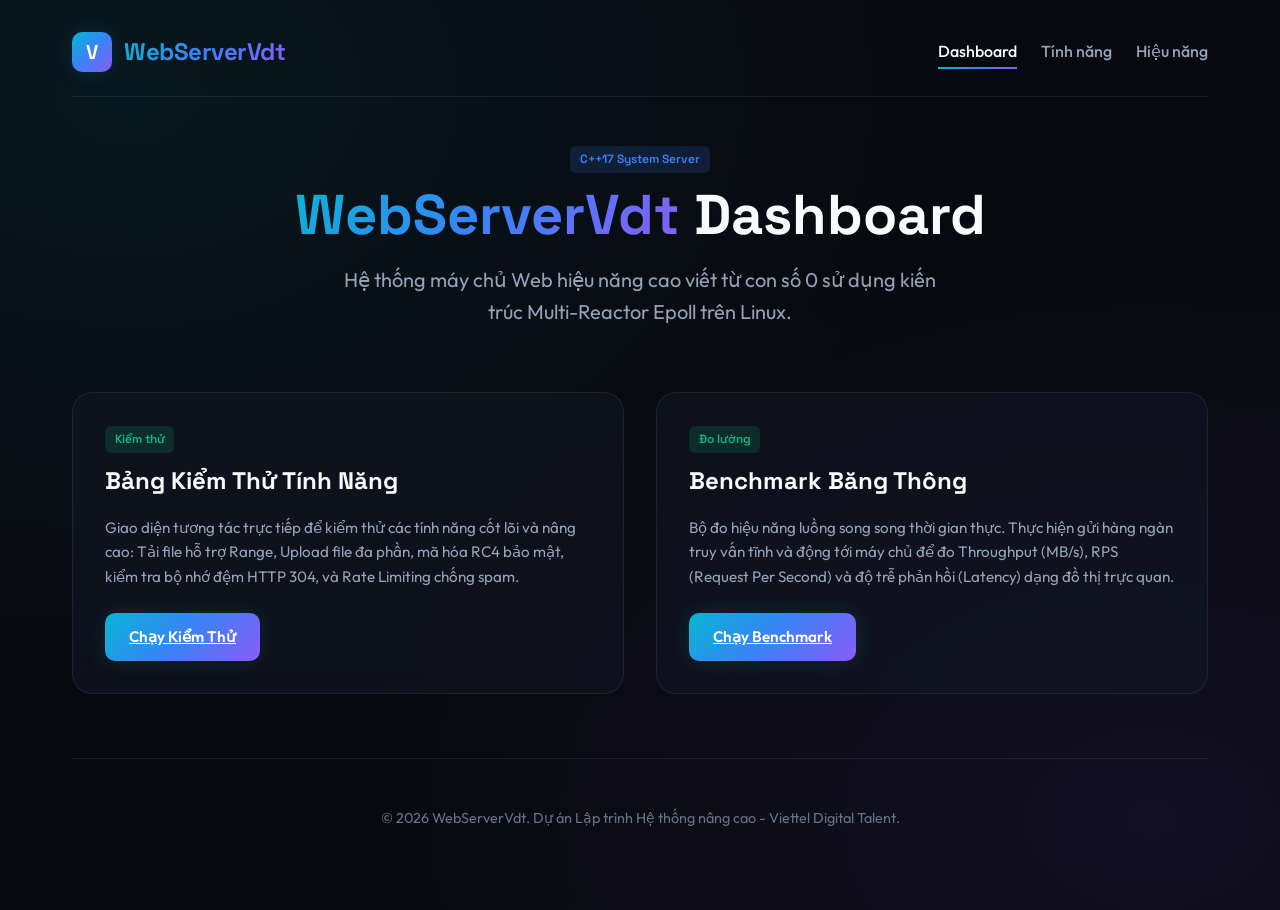
<file: www/index.html>
<!DOCTYPE html>
<html lang="vi">
<head>
  <meta charset="UTF-8">
  <meta name="viewport" content="width=device-width, initial-scale=1.0">
  <title>WebServerVdt - High Performance C++ Server</title>
  <link rel="stylesheet" href="style.css">
</head>
<body>
  <div class="container">
    <header>
      <div class="logo-container">
        <div class="logo-icon">V</div>
        <div class="logo-text">WebServerVdt</div>
      </div>
      <nav>
        <a href="index.html" class="active">Dashboard</a>
        <a href="test_features.html">Tính năng</a>
        <a href="test_benchmark.html">Hiệu năng</a>
      </nav>
    </header>

    <section class="hero">
      <div class="badge badge-info">C++17 System Server</div>
      <h1><span>WebServerVdt</span> Dashboard</h1>
      <p>Hệ thống máy chủ Web hiệu năng cao viết từ con số 0 sử dụng kiến trúc Multi-Reactor Epoll trên Linux.</p>
    </section>

    <div class="grid">
      <!-- Feature Test Card -->
      <div class="card">
        <div class="badge badge-success">Kiểm thử</div>
        <h2>Bảng Kiểm Thử Tính Năng</h2>
        <p>Giao diện tương tác trực tiếp để kiểm thử các tính năng cốt lõi và nâng cao: Tải file hỗ trợ Range, Upload file đa phần, mã hóa RC4 bảo mật, kiểm tra bộ nhớ đệm HTTP 304, và Rate Limiting chống spam.</p>
        <a href="test_features.html" class="btn btn-primary">Chạy Kiểm Thử</a>
      </div>

      <!-- Benchmark Card -->
      <div class="card">
        <div class="badge badge-success">Đo lường</div>
        <h2>Benchmark Băng Thông</h2>
        <p>Bộ đo hiệu năng luồng song song thời gian thực. Thực hiện gửi hàng ngàn truy vấn tĩnh và động tới máy chủ để đo Throughput (MB/s), RPS (Request Per Second) và độ trễ phản hồi (Latency) dạng đồ thị trực quan.</p>
        <a href="test_benchmark.html" class="btn btn-primary">Chạy Benchmark</a>
      </div>
    </div>
    <footer>
      <p>© 2026 WebServerVdt. Dự án Lập trình Hệ thống nâng cao - Viettel Digital Talent.</p>
    </footer>
  </div>
</body>
</html>
</file>
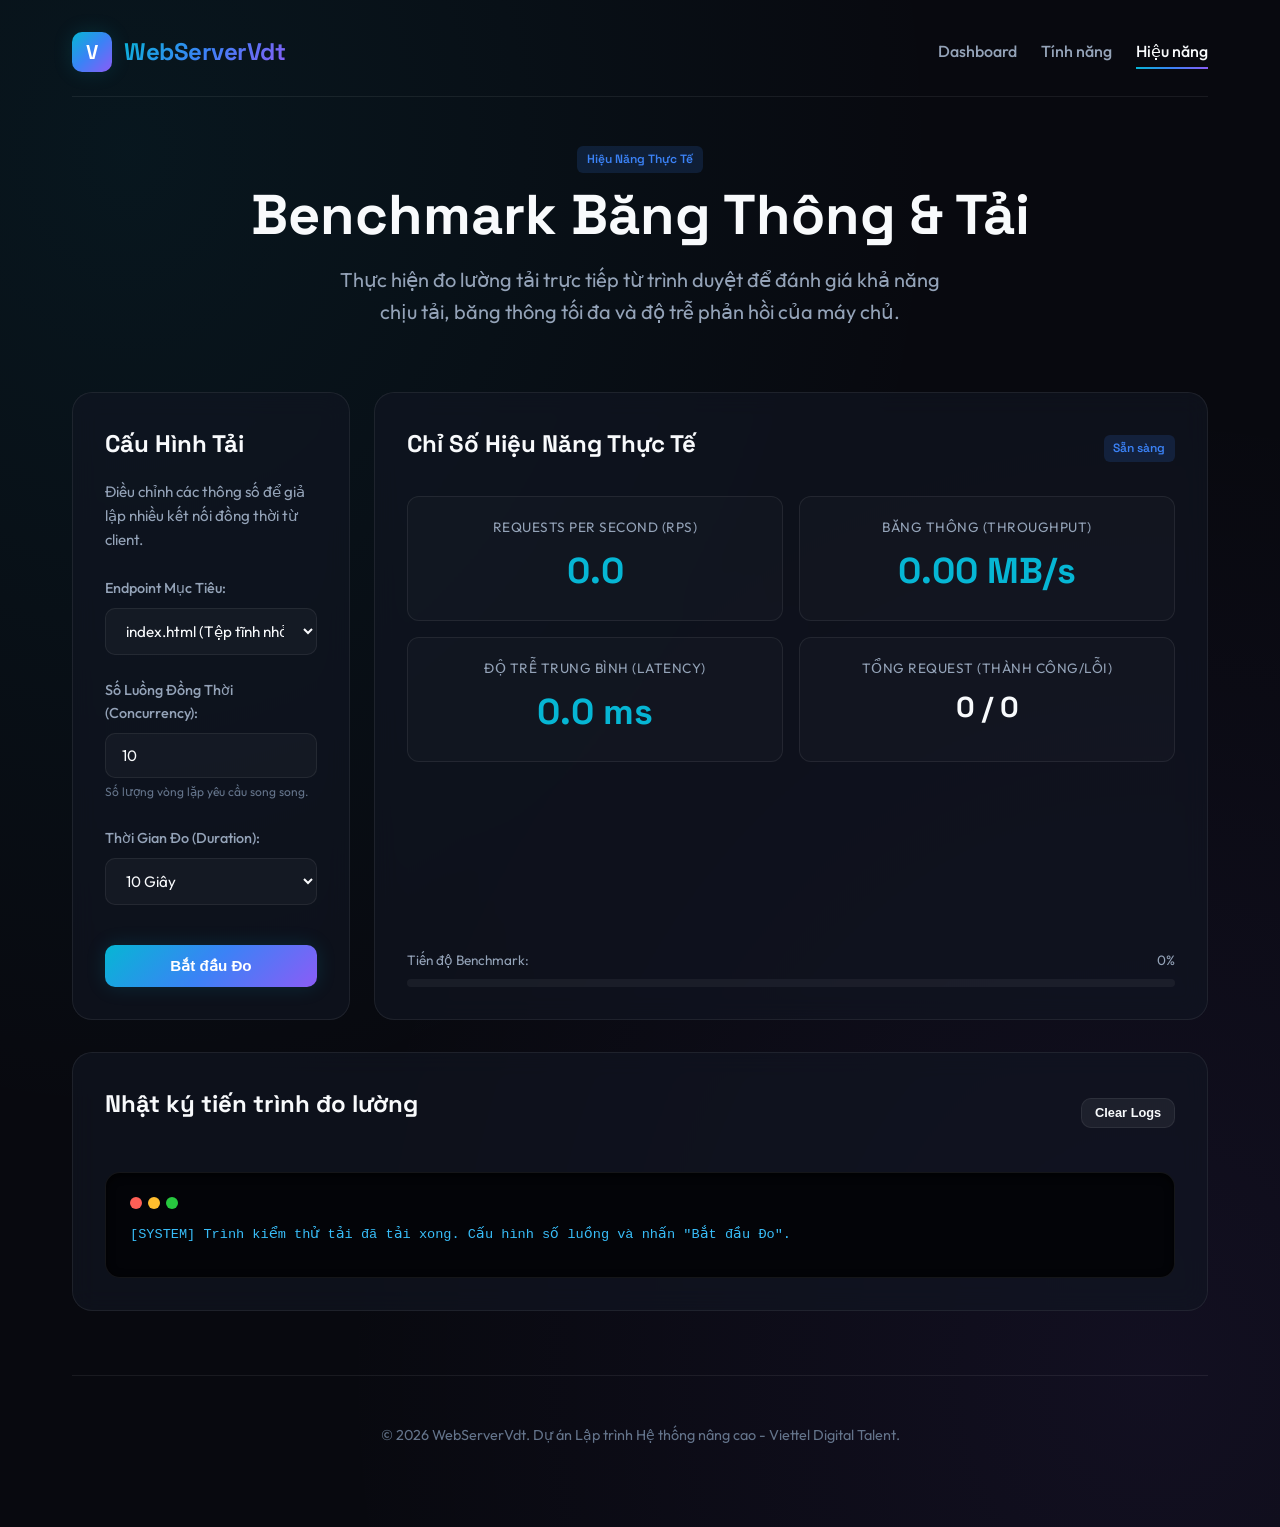
<file: www/test_benchmark.html>
<!DOCTYPE html>
<html lang="vi">
<head>
  <meta charset="UTF-8">
  <meta name="viewport" content="width=device-width, initial-scale=1.0">
  <title>Benchmark Băng Thông - WebServerVdt</title>
  <link rel="stylesheet" href="style.css">
  <style>
    .benchmark-grid {
      display: grid;
      grid-template-columns: 1fr 3fr;
      gap: 1.5rem;
      margin-bottom: 2rem;
    }
    .stats-dashboard {
      display: grid;
      grid-template-columns: repeat(2, 1fr);
      gap: 1rem;
    }
    .stat-card {
      background: rgba(255, 255, 255, 0.02);
      border: 1px solid var(--border-card);
      border-radius: 12px;
      padding: 1.25rem;
      text-align: center;
    }
    .stat-val {
      font-size: 2.25rem;
      font-family: var(--font-mono);
      font-weight: 700;
      color: var(--accent-cyan);
      margin-top: 0.25rem;
    }
    .stat-label {
      font-size: 0.85rem;
      color: var(--text-secondary);
      text-transform: uppercase;
      letter-spacing: 0.5px;
    }
    @media (max-width: 768px) {
      .benchmark-grid {
        grid-template-columns: 1fr;
      }
      .stats-dashboard {
        grid-template-columns: 1fr;
      }
    }
  </style>
</head>
<body>
  <div class="container">
    <header>
      <div class="logo-container">
        <div class="logo-icon">V</div>
        <div class="logo-text">WebServerVdt</div>
      </div>
      <nav>
        <a href="index.html">Dashboard</a>
        <a href="test_features.html">Tính năng</a>
        <a href="test_benchmark.html" class="active">Hiệu năng</a>
      </nav>
    </header>

    <section class="hero">
      <div class="badge badge-info">Hiệu Năng Thực Tế</div>
      <h1>Benchmark Băng Thông & Tải</h1>
      <p>Thực hiện đo lường tải trực tiếp từ trình duyệt để đánh giá khả năng chịu tải, băng thông tối đa và độ trễ phản hồi của máy chủ.</p>
    </section>

    <div class="benchmark-grid">
      <!-- Controls Panel -->
      <div class="card" style="height: fit-content;">
        <h2>Cấu Hình Tải</h2>
        <p>Điều chỉnh các thông số để giả lập nhiều kết nối đồng thời từ client.</p>
        
        <div class="form-group">
          <label>Endpoint Mục Tiêu:</label>
          <select id="bench-endpoint">
            <option value="index.html">index.html (Tệp tĩnh nhỏ)</option>
            <option value="style.css">style.css (Tệp tĩnh lớn hơn)</option>
            <option value="heavy_file.bin">heavy_file.bin (Tệp tĩnh cực lớn - 50MB)</option>
            <option value="heavy_1.5gb.bin">heavy_1.5gb.bin (Tệp tĩnh khổng lồ - 1.5GB)</option>
            <option value="api-secure">POST /api/secure_data (API Động)</option>
          </select>
        </div>

        <div class="form-group">
          <label>Số Luồng Đồng Thời (Concurrency):</label>
          <input type="number" id="bench-concurrency" value="10" min="1" max="100">
          <span style="font-size:0.75rem; color:var(--text-muted);">Số lượng vòng lặp yêu cầu song song.</span>
        </div>

        <div class="form-group">
          <label>Thời Gian Đo (Duration):</label>
          <select id="bench-duration">
            <option value="5">5 Giây</option>
            <option value="10" selected>10 Giây</option>
            <option value="20">20 Giây</option>
            <option value="30">30 Giây</option>
          </select>
        </div>

        <button class="btn btn-primary" id="btn-start-bench" style="width: 100%; margin-top: 1rem;">Bắt đầu Đo</button>
        <button class="btn btn-secondary" id="btn-stop-bench" style="width: 100%; margin-top: 0.5rem; display: none;">Dừng Khẩn Cấp</button>
      </div>

      <!-- Stats Panel -->
      <div class="card" style="display:flex; flex-direction:column; justify-content:space-between;">
        <div>
          <div style="display:flex; justify-content:space-between; align-items:center; margin-bottom: 1rem;">
            <h2>Chỉ Số Hiệu Năng Thực Tế</h2>
            <div id="bench-status-badge" class="badge badge-info">Sẵn sàng</div>
          </div>
          
          <div class="stats-dashboard">
            <div class="stat-card">
              <div class="stat-label">Requests Per Second (RPS)</div>
              <div class="stat-val" id="stat-rps">0.0</div>
            </div>
            <div class="stat-card">
              <div class="stat-label">Băng thông (Throughput)</div>
              <div class="stat-val" id="stat-throughput">0.00 MB/s</div>
            </div>
            <div class="stat-card">
              <div class="stat-label">Độ Trễ Trung Bình (Latency)</div>
              <div class="stat-val" id="stat-latency">0.0 ms</div>
            </div>
            <div class="stat-card">
              <div class="stat-label">Tổng Request (Thành công/Lỗi)</div>
              <div class="stat-val" id="stat-requests" style="font-size: 1.8rem; color: var(--text-primary);">0 / 0</div>
            </div>
          </div>
        </div>

        <div style="margin-top: 2rem;">
          <div style="display: flex; justify-content: space-between; font-size: 0.85rem; color: var(--text-secondary);">
            <span>Tiến độ Benchmark:</span>
            <span id="bench-progress-percent">0%</span>
          </div>
          <div class="progress-bar-container">
            <div class="progress-bar" id="bench-progress-bar"></div>
          </div>
        </div>
      </div>
    </div>

    <!-- Live Console Output -->
    <div class="card console-section">
      <div style="display:flex; justify-content:space-between; align-items:center; margin-bottom: 1rem;">
        <h2>Nhật ký tiến trình đo lường</h2>
        <button class="btn btn-secondary" style="padding: 0.4rem 0.8rem; font-size: 0.8rem;" id="btn-clear-logs">Clear Logs</button>
      </div>
      <div class="terminal">
        <div class="terminal-header">
          <span class="dot dot-red"></span>
          <span class="dot dot-yellow"></span>
          <span class="dot dot-green"></span>
        </div>
        <div class="terminal-content" id="benchmark-logs">
          <div class="terminal-log log-info">[SYSTEM] Trình kiểm thử tải đã tải xong. Cấu hình số luồng và nhấn "Bắt đầu Đo".</div>
        </div>
      </div>
    </div>

    <footer>
      <p>© 2026 WebServerVdt. Dự án Lập trình Hệ thống nâng cao - Viettel Digital Talent.</p>
    </footer>
  </div>

  <script>
    let isRunning = false;
    let stopSignal = false;
    let bytesReceived = 0;
    let successCount = 0;
    let failCount = 0;
    let totalLatency = 0; // Tổng latency tính bằng ms
    let latencyCount = 0;
    let startTime = 0;
    let intervalId = null;

    function logToConsole(message, type = 'info') {
      const logs = document.getElementById('benchmark-logs');
      const time = new Date().toLocaleTimeString();
      const logDiv = document.createElement('div');
      logDiv.className = `terminal-log log-${type}`;
      logDiv.textContent = `[${time}] ${message}`;
      logs.appendChild(logDiv);
      document.querySelector('.terminal').scrollTop = document.querySelector('.terminal').scrollHeight;
    }

    document.getElementById('btn-clear-logs').addEventListener('click', () => {
      document.getElementById('benchmark-logs').innerHTML = '';
      logToConsole('Logs cleared.', 'info');
    });

    document.getElementById('btn-start-bench').addEventListener('click', startBenchmark);
    document.getElementById('btn-stop-bench').addEventListener('click', stopBenchmark);

    function stopBenchmark() {
      if (!isRunning) return;
      stopSignal = true;
      logToConsole('Đang gửi tín hiệu dừng khẩn cấp...', 'warning');
    }

    async function startBenchmark() {
      if (isRunning) return;

      const endpointType = document.getElementById('bench-endpoint').value;
      const concurrency = parseInt(document.getElementById('bench-concurrency').value) || 10;
      const durationSeconds = parseInt(document.getElementById('bench-duration').value) || 10;

      // Reset counters
      bytesReceived = 0;
      successCount = 0;
      failCount = 0;
      totalLatency = 0;
      latencyCount = 0;
      isRunning = true;
      stopSignal = false;

      // Update UI
      document.getElementById('btn-start-bench').style.display = 'none';
      document.getElementById('btn-stop-bench').style.display = 'inline-flex';
      document.getElementById('bench-status-badge').textContent = 'Đang chạy';
      document.getElementById('bench-status-badge').className = 'badge badge-error';
      
      logToConsole(`Khởi động Benchmark: Endpoint=${endpointType}, Concurrency=${concurrency}, Duration=${durationSeconds}s`, 'warning');

      startTime = performance.now();
      const testDurationMs = durationSeconds * 1000;
      
      // Khởi chạy các worker luồng song song giả lập
      const workers = [];
      for (let w = 0; w < concurrency; w++) {
        workers.push(runWorkerLoop(endpointType, testDurationMs));
      }

      // Vòng lặp cập nhật UI mỗi 200ms
      intervalId = setInterval(() => {
        const elapsedSec = (performance.now() - startTime) / 1000;
        const progressPercent = Math.min((elapsedSec / durationSeconds) * 100, 100);
        
        document.getElementById('bench-progress-bar').style.width = `${progressPercent}%`;
        document.getElementById('bench-progress-percent').textContent = `${Math.round(progressPercent)}%`;

        updateDashboard(elapsedSec);
      }, 200);

      // Chờ cho tất cả worker hoàn thành hoặc hết giờ
      await Promise.all(workers);

      // Dọn dẹp
      clearInterval(intervalId);
      isRunning = false;
      
      const actualElapsedSec = (performance.now() - startTime) / 1000;
      updateDashboard(actualElapsedSec);

      document.getElementById('bench-progress-bar').style.width = `100%`;
      document.getElementById('bench-progress-percent').textContent = `100%`;
      document.getElementById('btn-start-bench').style.display = 'inline-flex';
      document.getElementById('btn-stop-bench').style.display = 'none';
      document.getElementById('bench-status-badge').textContent = 'Hoàn thành';
      document.getElementById('bench-status-badge').className = 'badge badge-success';

      logToConsole(`Benchmark hoàn thành sau ${actualElapsedSec.toFixed(2)}s! Tổng request: ${successCount + failCount}`, 'success');
      logToConsole(`RPS cuối: ${(successCount / actualElapsedSec).toFixed(1)} req/s | Avg Latency: ${(totalLatency / (latencyCount || 1)).toFixed(1)} ms | Băng thông: ${(bytesReceived / 1024 / 1024 / actualElapsedSec).toFixed(2)} MB/s`, 'success');
    }

    async function runWorkerLoop(endpointType, testDurationMs) {
      let targetUrl = '';
      let fetchOptions = { cache: 'no-store' };

      if (endpointType === 'index.html') {
        targetUrl = 'index.html';
      } else if (endpointType === 'style.css') {
        targetUrl = 'style.css';
      } else if (endpointType === 'heavy_file.bin') {
        targetUrl = 'heavy_file.bin';
      } else if (endpointType === 'heavy_1.5gb.bin') {
        targetUrl = 'heavy_1.5gb.bin';
      } else if (endpointType === 'api-secure') {
        targetUrl = '/api/secure_data';
        fetchOptions = {
          method: 'POST',
          headers: { 'Content-Type': 'application/octet-stream' },
          body: new Uint8Array(32) // gửi 32 bytes rác đã mã hóa tượng trưng
        };
      }

      while (performance.now() - startTime < testDurationMs && !stopSignal) {
        const reqStart = performance.now();
        try {
          const res = await fetch(targetUrl, fetchOptions);
          const reqEnd = performance.now();
          
          totalLatency += (reqEnd - reqStart);
          latencyCount++;

          if (res.ok) {
            successCount++;
            
            // Xử lý đọc stream từng chunk để đo băng thông mà không lưu trữ trong RAM tránh tràn bộ nhớ trình duyệt
            const reader = res.body.getReader();
            while (true) {
              if (stopSignal || (performance.now() - startTime >= testDurationMs)) {
                await reader.cancel();
                break;
              }
              const { done, value } = await reader.read();
              if (done) break;
              if (value) {
                bytesReceived += value.length;
              }
            }
          } else {
            failCount++;
            // Vẫn tính băng thông phản hồi lỗi (thường rất bé)
            const text = await res.text();
            bytesReceived += text.length;
          }
        } catch (err) {
          failCount++;
          // Không thể tính latency cho request lỗi kết nối cứng
        }
      }
    }

    function updateDashboard(elapsedSec) {
      if (elapsedSec <= 0) return;
      const rps = successCount / elapsedSec;
      const throughputMB = (bytesReceived / 1024 / 1024) / elapsedSec;
      const avgLatency = totalLatency / (latencyCount || 1);

      document.getElementById('stat-rps').textContent = rps.toFixed(1);
      document.getElementById('stat-throughput').textContent = `${throughputMB.toFixed(2)} MB/s`;
      document.getElementById('stat-latency').textContent = `${avgLatency.toFixed(1)} ms`;
      document.getElementById('stat-requests').textContent = `${successCount} / ${failCount}`;
    }
  </script>
</body>
</html>
</file>
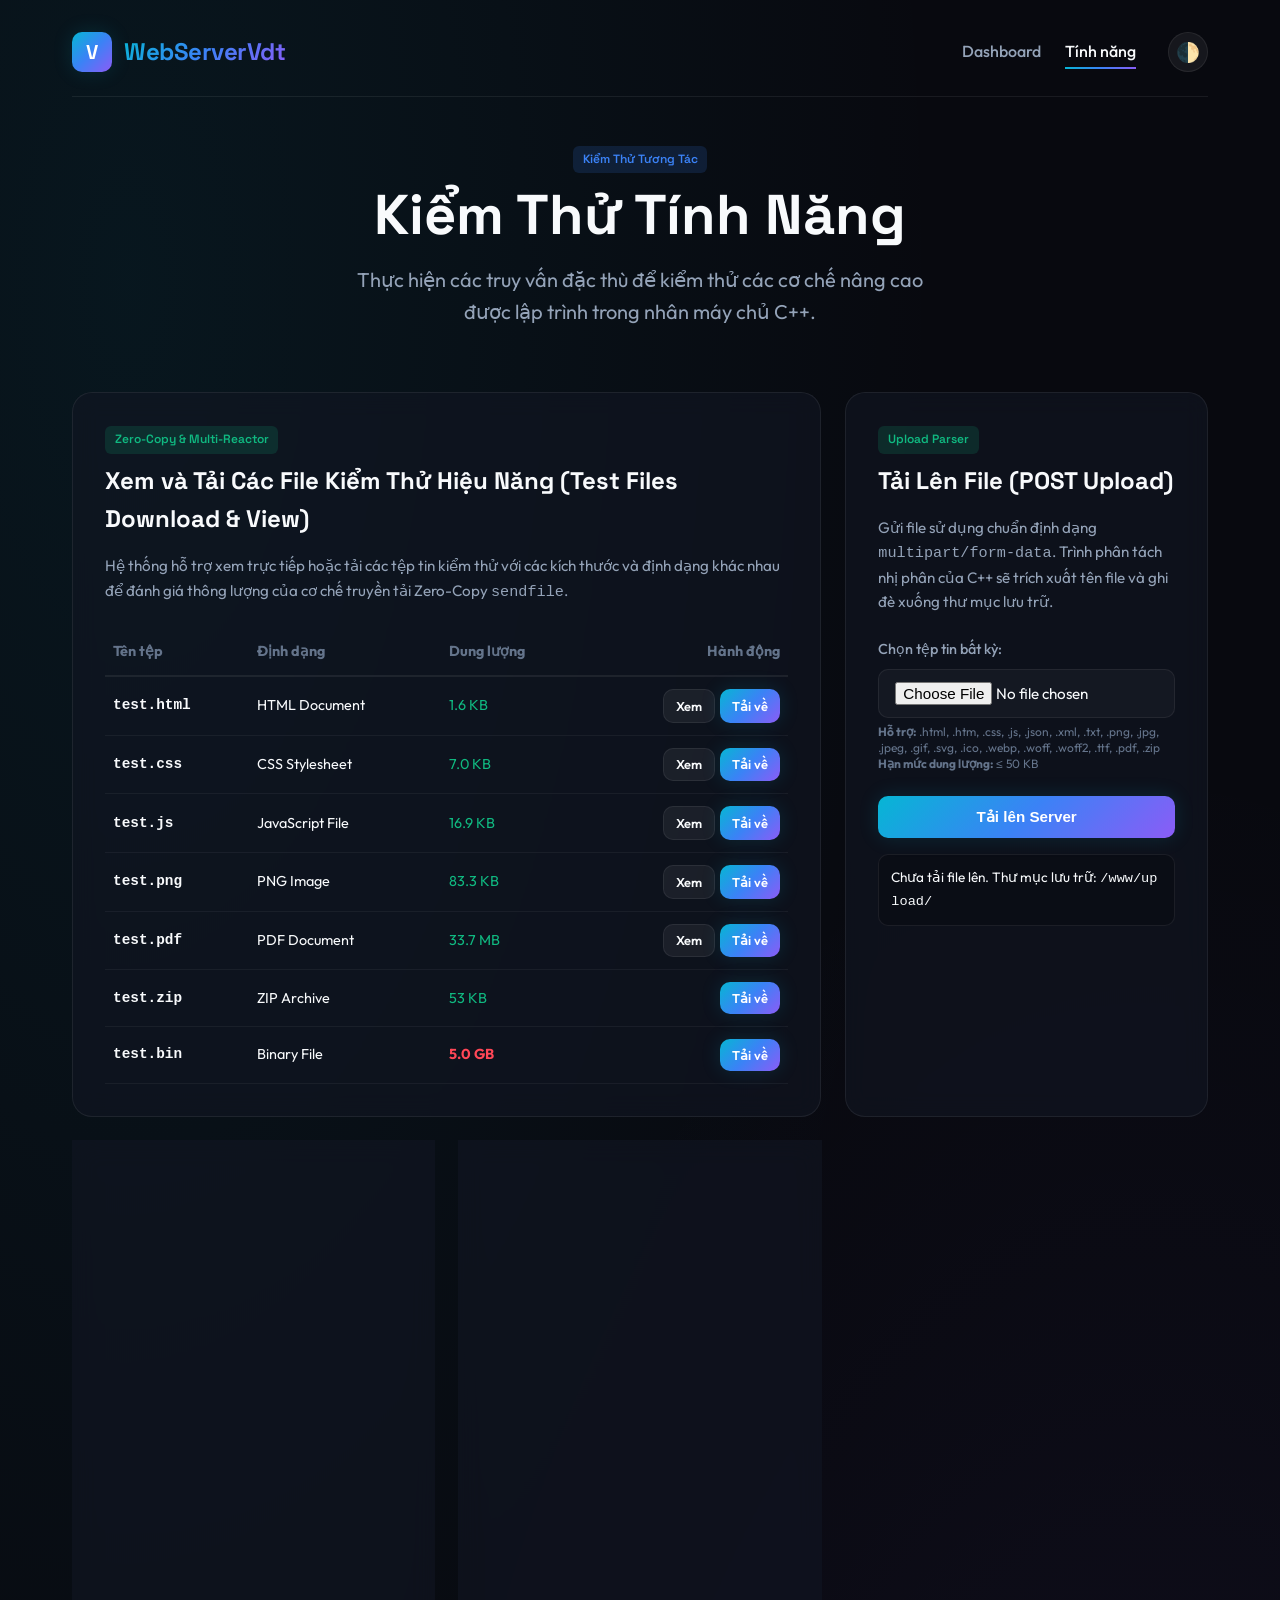
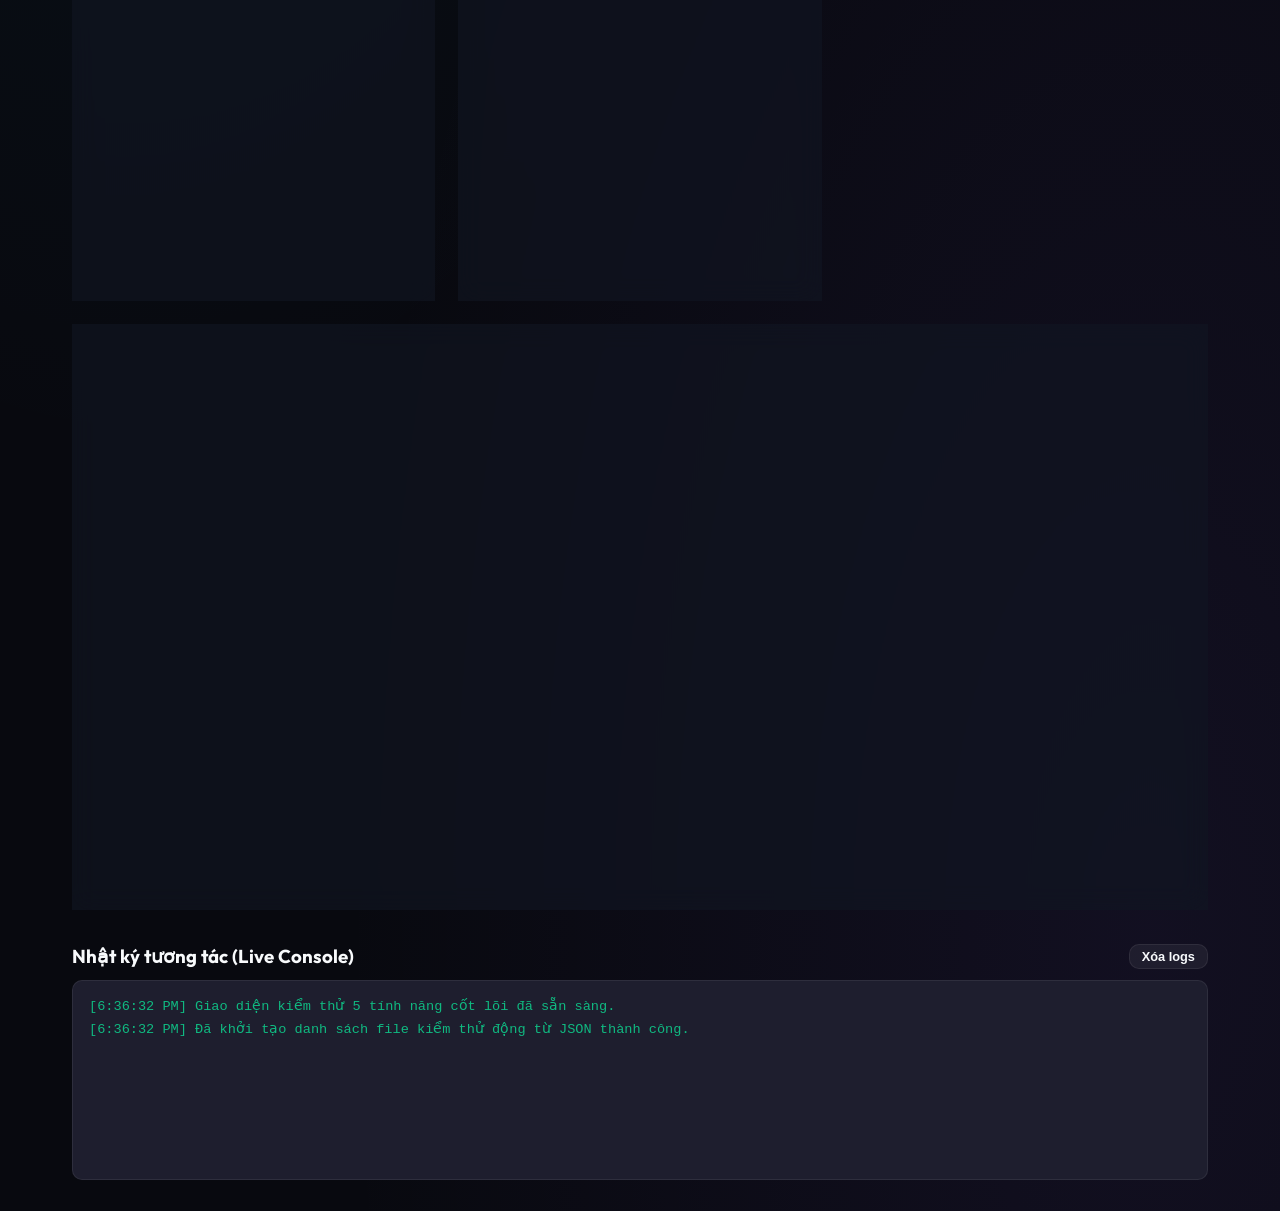
<file: www/view/test_features.html>
<!DOCTYPE html>
<html lang="vi">
<head>
  <meta charset="UTF-8">
  <meta name="viewport" content="width=device-width, initial-scale=1.0">
  <title>Kiểm Thử Tính Năng - WebServerVdt</title>
  <link rel="stylesheet" href="style.css">
</head>
<body>
  <div class="container">
    <header>
      <div class="logo-container">
        <div class="logo-icon">V</div>
        <div class="logo-text">WebServerVdt</div>
      </div>
      <div style="display: flex; align-items: center; gap: 1.5rem;">
        <nav style="margin-right: 0.5rem;">
          <a href="index.html">Dashboard</a>
          <a href="test_features.html" class="active">Tính năng</a>
        </nav>
        <button class="btn btn-secondary" id="btn-theme-toggle" style="padding: 0.5rem; border-radius: 50%; width: 40px; height: 40px; display: flex; align-items: center; justify-content: center; font-size: 1.2rem; cursor: pointer;" title="Chuyển chế độ Sáng/Tối">
          🌓
        </button>
      </div>
    </header>

    <section class="hero">
      <div class="badge badge-info">Kiểm Thử Tương Tác</div>
      <h1>Kiểm Thử Tính Năng</h1>
      <p>Thực hiện các truy vấn đặc thù để kiểm thử các cơ chế nâng cao được lập trình trong nhân máy chủ C++.</p>
    </section>

    <div class="feature-grid">
                  <!-- 1. Test Files Download Card -->
      <div class="card" style="grid-column: span 2;">
        <div class="badge badge-success">Zero-Copy & Multi-Reactor</div>
        <h2>Xem và Tải Các File Kiểm Thử Hiệu Năng (Test Files Download & View)</h2>
        <p>Hệ thống hỗ trợ xem trực tiếp hoặc tải các tệp tin kiểm thử với các kích thước và định dạng khác nhau để đánh giá thông lượng của cơ chế truyền tải Zero-Copy <code>sendfile</code>.</p>
        
        <div class="table-responsive" style="margin-top: 1rem;">
          <table style="width: 100%; border-collapse: collapse; text-align: left; font-size: 0.9rem;">
            <thead>
              <tr style="border-bottom: 2px solid var(--border-card); color: var(--text-muted);">
                <th style="padding: 0.75rem 0.5rem;">Tên tệp</th>
                <th style="padding: 0.75rem 0.5rem;">Định dạng</th>
                <th style="padding: 0.75rem 0.5rem;">Dung lượng</th>
                <th style="padding: 0.75rem 0.5rem; text-align: right;">Hành động</th>
              </tr>
            </thead>
            <tbody id="test-files-body"></tbody>
          </table>
        </div>
      </div>

      <!-- 3. File Upload Card -->
      <div class="card">
        <div class="badge badge-success">Upload Parser</div>
        <h2>Tải Lên File (POST Upload)</h2>
        <p>Gửi file sử dụng chuẩn định dạng <code>multipart/form-data</code>. Trình phân tách nhị phân của C++ sẽ trích xuất tên file và ghi đè xuống thư mục lưu trữ.</p>
        
        <div class="form-group" style="margin-top: 1rem;">
          <label>Chọn tệp tin bất kỳ:</label>
          <input type="file" id="file-input" style="width: 100%;">
          <div style="font-size: 0.75rem; color: var(--text-muted); margin-top: 0.35rem; line-height: 1.35;">
            <strong>Hỗ trợ:</strong> .html, .htm, .css, .js, .json, .xml, .txt, .png, .jpg, .jpeg, .gif, .svg, .ico, .webp, .woff, .woff2, .ttf, .pdf, .zip<br>
            <strong>Hạn mức dung lượng:</strong> &le; 50 KB
          </div>
        </div>

        <button class="btn btn-primary" id="btn-upload" style="width: 100%;">Tải lên Server</button>
        <div id="upload-status" class="preview-box">Chưa tải file lên. Thư mục lưu trữ: <code>/www/upload/</code></div>
      </div>

      <!-- 4. JSON Parser Card -->
      <div class="card">
        <div class="badge badge-success">Arena JSON Parser</div>
        <h2>Phân Tích JSON Học Sinh</h2>
        <p>Gửi payload danh sách học sinh thô định dạng JSON để phân tích tổng hợp. Bộ nhớ đệm phân đoạn (Arena Node Pool) C++ sẽ tự động giới hạn độ sâu cây để ngăn chặn DoS.</p>
        
        <div class="form-group" style="margin-top: 1rem;">
          <label>Dữ liệu JSON đầu vào:</label>
          <textarea id="json-input" style="width: 100%; height: 250px; font-family: monospace; font-size: 0.8rem; background: rgba(0,0,0,0.2); color: #fff; border: 1px solid var(--border-card); border-radius: 5px; padding: 0.5rem; box-sizing: border-box; resize: vertical;">[
  {"name": "Nguyen Van A", "age": 20, "gpa": 3.85},
  {"name": "Tran Thi B", "age": 21, "gpa": 3.92},
  {"name": "Le Minh C", "age": 19, "gpa": 3.45}
]</textarea>
        </div>

        <div style="display: flex; gap: 0.35rem; margin-bottom: 0.75rem;">
          <button class="btn btn-secondary" id="btn-json-gen-100" style="flex: 1; font-size: 0.75rem; padding: 0.4rem 0.25rem;">Sinh 100</button>
          <button class="btn btn-secondary" id="btn-json-gen-500" style="flex: 1; font-size: 0.75rem; padding: 0.4rem 0.25rem;">Sinh 500</button>
          <button class="btn btn-secondary" id="btn-json-gen-2000" style="flex: 1; font-size: 0.75rem; padding: 0.4rem 0.25rem;">Sinh 2000</button>
        </div>

        <button class="btn btn-primary" id="btn-parse-json" style="width: 100%;">Phân tích cú pháp C++</button>
        <div id="json-status" class="preview-box">Chưa chạy kiểm thử JSON.</div>
      </div>

      <!-- 5. Performance Stress Test Card -->
      <div class="card">
        <div class="badge badge-info">Performance Benchmark</div>
        <h2>Bắn Requests Song Song</h2>
        <p>Bắn song song nhiều yêu cầu HTTP GET đến trang tĩnh <code>index.html</code> để đo đạc tỷ lệ thành công và tốc độ phản hồi tức thời của Server.</p>
        
        <div style="display: flex; gap: 0.5rem; margin-top: 2rem;">
          <button class="btn btn-primary" id="btn-stress-test-100" style="flex: 1;">Bắn 100 Requests</button>
          <button class="btn btn-primary" id="btn-stress-test-200" style="flex: 1; background: var(--accent-gradient);">Bắn 200 Requests</button>
        </div>
        <div id="stress-test-status" class="preview-box">Chưa chạy kiểm thử hiệu năng.</div>
      </div>

      <!-- 6. FSM Parser Simulator Card -->
      <div class="card" style="grid-column: 1 / -1;">
        <div class="badge badge-info">FSM State Machine</div>
        <h2>Trực Quan Hóa Thuật Toán FSM HTTP Parser</h2>
        <p>Mô phỏng từng bước máy trạng thái phân đoạn (FSM) trong nhân C++ khi bóc tách chuỗi HTTP thô. Thầy cô có thể quan sát sự thay đổi trạng thái và vị trí con trỏ đọc thời gian thực.</p>
        
        <div style="display: grid; grid-template-columns: 1fr 1fr; gap: 1.5rem; margin-top: 1rem;">
          <div>
            <div class="form-group">
              <div style="display: flex; justify-content: space-between; align-items: center; margin-bottom: 0.5rem; flex-wrap: wrap; gap: 0.5rem;">
                <label style="margin: 0;">Chuỗi HTTP Request thô:</label>
                <div style="display: flex; gap: 0.25rem;">
                  <button class="btn btn-secondary" id="btn-fsm-tpl-post" style="font-size: 0.65rem; padding: 0.2rem 0.4rem; cursor: pointer;" title="Mẫu POST chuẩn (Thành công)">POST</button>
                  <button class="btn btn-secondary" id="btn-fsm-tpl-get" style="font-size: 0.65rem; padding: 0.2rem 0.4rem; cursor: pointer;" title="Mẫu GET chuẩn (Thành công)">GET</button>
                  <button class="btn btn-secondary" id="btn-fsm-tpl-err-colon" style="font-size: 0.65rem; padding: 0.2rem 0.4rem; cursor: pointer;" title="Lỗi thiếu dấu ':' ở Header (Trạng thái ERROR)">Lỗi Colon</button>
                  <button class="btn btn-secondary" id="btn-fsm-tpl-err-len" style="font-size: 0.65rem; padding: 0.2rem 0.4rem; cursor: pointer;" title="Lỗi thiếu body (Trạng thái ERROR)">Lỗi Body</button>
                </div>
              </div>
              <textarea id="fsm-input" style="width: 100%; height: 250px; font-family: monospace; font-size: 0.85rem; background: rgba(0,0,0,0.3); color: #8aadf4; border: 1px solid var(--border-card); border-radius: 10px; padding: 0.75rem; box-sizing: border-box; resize: none; white-space: pre;">POST /api/parse_students HTTP/1.1
Host: localhost:8081
Content-Type: application/json
Content-Length: 15

{"name": "Hung"}</textarea>
              <pre id="fsm-visual-text"></pre>
            </div>
            <div style="display: flex; gap: 0.5rem;">
              <button class="btn btn-primary" id="btn-fsm-start" style="flex: 1;">Chạy Mô Phỏng</button>
              <button class="btn btn-secondary" id="btn-fsm-reset" style="padding: 0.75rem 1rem;">Reset</button>
            </div>
          </div>
          
          <div style="display: flex; flex-direction: column; justify-content: space-between;">
            <div>
              <label>Bảng Trạng Thái Máy FSM:</label>
              <div id="fsm-states-container" style="display: grid; grid-template-columns: repeat(3, 1fr); gap: 0.5rem; margin-top: 0.5rem;">
                <div class="fsm-state-node" id="state-START" style="border: 1px solid var(--border-card); border-radius: 8px; padding: 0.4rem; text-align: center; font-size: 0.72rem; font-family: monospace; background: rgba(255,255,255,0.02); color: var(--text-muted);">1. START</div>
                <div class="fsm-state-node" id="state-METHOD" style="border: 1px solid var(--border-card); border-radius: 8px; padding: 0.4rem; text-align: center; font-size: 0.72rem; font-family: monospace; background: rgba(255,255,255,0.02); color: var(--text-muted);">2. METHOD</div>
                <div class="fsm-state-node" id="state-URL" style="border: 1px solid var(--border-card); border-radius: 8px; padding: 0.4rem; text-align: center; font-size: 0.72rem; font-family: monospace; background: rgba(255,255,255,0.02); color: var(--text-muted);">3. URL</div>
                <div class="fsm-state-node" id="state-PROTOCOL" style="border: 1px solid var(--border-card); border-radius: 8px; padding: 0.4rem; text-align: center; font-size: 0.72rem; font-family: monospace; background: rgba(255,255,255,0.02); color: var(--text-muted);">4. PROTOCOL</div>
                <div class="fsm-state-node" id="state-PROTO_CR" style="border: 1px solid var(--border-card); border-radius: 8px; padding: 0.4rem; text-align: center; font-size: 0.72rem; font-family: monospace; background: rgba(255,255,255,0.02); color: var(--text-muted);">5. PROTO_CR</div>
                <div class="fsm-state-node" id="state-ST_HDR" style="border: 1px solid var(--border-card); border-radius: 8px; padding: 0.4rem; text-align: center; font-size: 0.72rem; font-family: monospace; background: rgba(255,255,255,0.02); color: var(--text-muted);">6. ST_HDR</div>
                <div class="fsm-state-node" id="state-ST_HDR_CR" style="border: 1px solid var(--border-card); border-radius: 8px; padding: 0.4rem; text-align: center; font-size: 0.72rem; font-family: monospace; background: rgba(255,255,255,0.02); color: var(--text-muted);">7. ST_HDR_CR</div>
                <div class="fsm-state-node" id="state-HDR_KEY" style="border: 1px solid var(--border-card); border-radius: 8px; padding: 0.4rem; text-align: center; font-size: 0.72rem; font-family: monospace; background: rgba(255,255,255,0.02); color: var(--text-muted);">8. HDR_KEY</div>
                <div class="fsm-state-node" id="state-HDR_VAL" style="border: 1px solid var(--border-card); border-radius: 8px; padding: 0.4rem; text-align: center; font-size: 0.72rem; font-family: monospace; background: rgba(255,255,255,0.02); color: var(--text-muted);">9. HDR_VAL</div>
                <div class="fsm-state-node" id="state-HDR_VAL_CR" style="border: 1px solid var(--border-card); border-radius: 8px; padding: 0.4rem; text-align: center; font-size: 0.72rem; font-family: monospace; background: rgba(255,255,255,0.02); color: var(--text-muted);">10. HDR_VAL_CR</div>
                <div class="fsm-state-node" id="state-ST_BODY" style="border: 1px solid var(--border-card); border-radius: 8px; padding: 0.4rem; text-align: center; font-size: 0.72rem; font-family: monospace; background: rgba(255,255,255,0.02); color: var(--text-muted);">11. ST_BODY</div>
                <div class="fsm-state-node" id="state-COMPLETE" style="border: 1px solid var(--border-card); border-radius: 8px; padding: 0.4rem; text-align: center; font-size: 0.72rem; font-family: monospace; background: rgba(255,255,255,0.02); color: var(--text-muted);">12. COMPLETE</div>
                <div class="fsm-state-node" id="state-ERROR" style="border: 1px solid var(--border-card); border-radius: 8px; padding: 0.4rem; text-align: center; font-size: 0.72rem; font-family: monospace; background: rgba(255,255,255,0.02); color: var(--text-muted); grid-column: span 3;">13. ERROR</div>
              </div>
            </div>

            <div class="preview-box" id="fsm-log-box" style="margin-top: 1rem; max-height: 100px; font-family: monospace; font-size: 0.8rem; color: #a6da95;">
              Nhấp "Chạy Mô Phỏng" để bắt đầu quan sát các bước bóc tách...
            </div>
          </div>
        </div>
      </div>
    </div>

    <!-- Live Console logs -->
    <div class="console-section">
      <div style="display:flex; justify-content: space-between; align-items: center; margin-bottom: 0.5rem;">
        <h3 style="margin:0;">Nhật ký tương tác (Live Console)</h3>
        <button class="btn btn-secondary" id="btn-clear-console" style="padding: 0.25rem 0.75rem; font-size: 0.8rem;">Xóa logs</button>
      </div>
      <div id="console-logs" style="background:#1e1e2e; border: 1px solid var(--border-card); border-radius: 10px; height: 200px; overflow-y: auto; padding: 1rem; font-family: monospace; font-size: 0.85rem; line-height: 1.4;">
      </div>
    </div>
  </div>

  <script src="test_features.js"></script>
</body>
</html>
</file>
<file: www/style.css>
@import url('https://fonts.googleapis.com/css2?family=Outfit:wght@300;400;500;600;700&family=Space+Grotesk:wght@400;500;600;700&display=swap');

:root {
  --bg-primary: #08090f;
  --bg-secondary: #0f111a;
  --bg-card: rgba(18, 22, 35, 0.65);
  --border-card: rgba(255, 255, 255, 0.07);
  --accent-blue: #3b82f6;
  --accent-cyan: #06b6d4;
  --accent-violet: #8b5cf6;
  --accent-pink: #ec4899;
  --accent-gradient: linear-gradient(135deg, #06b6d4 0%, #3b82f6 50%, #8b5cf6 100%);
  --text-primary: #f8fafc;
  --text-secondary: #94a3b8;
  --text-muted: #64748b;
  --success: #10b981;
  --error: #ef4444;
  --warning: #f59e0b;
  --font-main: 'Outfit', sans-serif;
  --font-mono: 'Space Grotesk', sans-serif;
  --shadow-neon: 0 0 20px rgba(6, 182, 212, 0.15);
}

* {
  box-sizing: border-box;
  margin: 0;
  padding: 0;
}

body {
  background-color: var(--bg-primary);
  background-image: 
    radial-gradient(at 10% 10%, rgba(6, 182, 212, 0.08) 0px, transparent 50%),
    radial-gradient(at 90% 90%, rgba(139, 92, 246, 0.08) 0px, transparent 50%);
  color: var(--text-primary);
  font-family: var(--font-main);
  min-height: 100vh;
  line-height: 1.6;
  overflow-x: hidden;
}

.container {
  max-width: 1200px;
  margin: 0 auto;
  padding: 2rem;
}

/* Header & Navigation */
header {
  display: flex;
  justify-content: space-between;
  align-items: center;
  margin-bottom: 3rem;
  padding-bottom: 1.5rem;
  border-bottom: 1px solid var(--border-card);
}

.logo-container {
  display: flex;
  align-items: center;
  gap: 0.75rem;
}

.logo-icon {
  width: 40px;
  height: 40px;
  background: var(--accent-gradient);
  border-radius: 10px;
  display: flex;
  align-items: center;
  justify-content: center;
  font-family: var(--font-mono);
  font-weight: 700;
  font-size: 1.25rem;
  color: white;
  box-shadow: var(--shadow-neon);
}

.logo-text {
  font-family: var(--font-mono);
  font-size: 1.5rem;
  font-weight: 700;
  letter-spacing: -0.5px;
  background: var(--accent-gradient);
  -webkit-background-clip: text;
  -webkit-text-fill-color: transparent;
}

nav {
  display: flex;
  gap: 1.5rem;
}

nav a {
  color: var(--text-secondary);
  text-decoration: none;
  font-weight: 500;
  transition: all 0.3s ease;
  position: relative;
  padding: 0.25rem 0;
}

nav a:hover, nav a.active {
  color: var(--text-primary);
}

nav a::after {
  content: '';
  position: absolute;
  bottom: 0;
  left: 0;
  width: 0;
  height: 2px;
  background: var(--accent-gradient);
  transition: width 0.3s ease;
}

nav a:hover::after, nav a.active::after {
  width: 100%;
}

/* Hero Section */
.hero {
  text-align: center;
  margin-bottom: 4rem;
}

.hero h1 {
  font-size: 3.5rem;
  font-family: var(--font-mono);
  font-weight: 700;
  line-height: 1.2;
  margin-bottom: 1rem;
}

.hero h1 span {
  background: var(--accent-gradient);
  -webkit-background-clip: text;
  -webkit-text-fill-color: transparent;
}

.hero p {
  font-size: 1.25rem;
  color: var(--text-secondary);
  max-width: 600px;
  margin: 0 auto;
}

/* Glassmorphism Cards & Layout */
.grid {
  display: grid;
  grid-template-columns: repeat(auto-fit, minmax(320px, 1fr));
  gap: 2rem;
  margin-bottom: 3rem;
}

.card {
  background: var(--bg-card);
  backdrop-filter: blur(12px);
  -webkit-backdrop-filter: blur(12px);
  border: 1px solid var(--border-card);
  border-radius: 20px;
  padding: 2rem;
  transition: all 0.4s cubic-bezier(0.16, 1, 0.3, 1);
  position: relative;
  overflow: hidden;
}

.card:hover {
  transform: translateY(-5px);
  border-color: rgba(6, 182, 212, 0.3);
  box-shadow: 0 10px 30px rgba(0, 0, 0, 0.3), 0 0 20px rgba(6, 182, 212, 0.05);
}

.card::before {
  content: '';
  position: absolute;
  top: 0;
  left: 0;
  width: 100%;
  height: 4px;
  background: var(--accent-gradient);
  opacity: 0;
  transition: opacity 0.3s ease;
}

.card:hover::before {
  opacity: 1;
}

.card h2 {
  font-family: var(--font-mono);
  font-size: 1.5rem;
  margin-bottom: 1rem;
}

.card p {
  color: var(--text-secondary);
  font-size: 0.95rem;
  margin-bottom: 1.5rem;
}

/* Forms & UI Elements */
.form-group {
  margin-bottom: 1.5rem;
}

label {
  display: block;
  font-size: 0.9rem;
  font-weight: 500;
  margin-bottom: 0.5rem;
  color: var(--text-secondary);
}

input, select, textarea {
  width: 100%;
  padding: 0.75rem 1rem;
  background-color: rgba(255, 255, 255, 0.03);
  border: 1px solid var(--border-card);
  border-radius: 10px;
  color: var(--text-primary);
  font-family: var(--font-main);
  font-size: 0.95rem;
  transition: all 0.3s ease;
}

input:focus, select:focus, textarea:focus {
  outline: none;
  border-color: var(--accent-cyan);
  background-color: rgba(255, 255, 255, 0.05);
  box-shadow: 0 0 10px rgba(6, 182, 212, 0.1);
}

.btn {
  display: inline-flex;
  align-items: center;
  justify-content: center;
  gap: 0.5rem;
  padding: 0.75rem 1.5rem;
  border-radius: 10px;
  font-weight: 600;
  font-size: 0.95rem;
  cursor: pointer;
  transition: all 0.3s ease;
  border: none;
}

.btn-primary {
  background: var(--accent-gradient);
  color: white;
  box-shadow: var(--shadow-neon);
}

.btn-primary:hover {
  opacity: 0.9;
  transform: translateY(-2px);
}

.btn-secondary {
  background: rgba(255, 255, 255, 0.06);
  color: var(--text-primary);
  border: 1px solid var(--border-card);
}

.btn-secondary:hover {
  background: rgba(255, 255, 255, 0.1);
  transform: translateY(-2px);
}

.badge {
  display: inline-block;
  padding: 0.25rem 0.6rem;
  font-size: 0.75rem;
  font-family: var(--font-mono);
  font-weight: 600;
  border-radius: 6px;
  margin-bottom: 0.5rem;
}

.badge-success { background: rgba(16, 185, 129, 0.15); color: var(--success); }
.badge-error { background: rgba(239, 68, 68, 0.15); color: var(--error); }
.badge-info { background: rgba(59, 130, 246, 0.15); color: var(--accent-blue); }

/* Test Terminal Console Box */
.terminal {
  background-color: #030408;
  border: 1px solid var(--border-card);
  border-radius: 15px;
  font-family: 'Courier New', Courier, monospace;
  padding: 1.5rem;
  max-height: 400px;
  overflow-y: auto;
  margin-top: 2rem;
  box-shadow: inset 0 2px 8px rgba(0, 0, 0, 0.8);
}

.terminal-header {
  display: flex;
  gap: 6px;
  margin-bottom: 1rem;
}

.dot {
  width: 12px;
  height: 12px;
  border-radius: 50%;
}
.dot-red { background-color: #ff5f56; }
.dot-yellow { background-color: #ffbd2e; }
.dot-green { background-color: #27c93f; }

.terminal-content {
  font-size: 0.85rem;
  line-height: 1.5;
}

.terminal-log {
  margin-bottom: 0.5rem;
}

.log-info { color: #38bdf8; }
.log-success { color: #4ade80; }
.log-error { color: #f87171; }
.log-warning { color: #fbbf24; }

/* Progress Bars & Charts */
.progress-bar-container {
  background-color: rgba(255, 255, 255, 0.05);
  border-radius: 10px;
  height: 8px;
  overflow: hidden;
  margin-top: 0.5rem;
}

.progress-bar {
  background: var(--accent-gradient);
  height: 100%;
  width: 0%;
  transition: width 0.3s ease;
}

/* Footer */
footer {
  text-align: center;
  padding: 3rem 0;
  color: var(--text-muted);
  font-size: 0.9rem;
  border-top: 1px solid var(--border-card);
  margin-top: 4rem;
}
</file>
<file: www/view/style.css>
@import url('https://fonts.googleapis.com/css2?family=Outfit:wght@300;400;500;600;700&family=Space+Grotesk:wght@400;500;600;700&display=swap');

:root {
  --bg-primary: #08090f;
  --bg-secondary: #0f111a;
  --bg-card: rgba(18, 22, 35, 0.65);
  --border-card: rgba(255, 255, 255, 0.07);
  --accent-blue: #3b82f6;
  --accent-cyan: #06b6d4;
  --accent-violet: #8b5cf6;
  --accent-pink: #ec4899;
  --accent-gradient: linear-gradient(135deg, #06b6d4 0%, #3b82f6 50%, #8b5cf6 100%);
  --text-primary: #f8fafc;
  --text-secondary: #94a3b8;
  --text-muted: #64748b;
  --success: #10b981;
  --error: #ef4444;
  --warning: #f59e0b;
  --font-main: 'Outfit', sans-serif;
  --font-mono: 'Space Grotesk', sans-serif;
  --shadow-neon: 0 0 20px rgba(6, 182, 212, 0.15);
}

* {
  box-sizing: border-box;
  margin: 0;
  padding: 0;
}

body {
  background-color: var(--bg-primary);
  background-image: 
    radial-gradient(at 10% 10%, rgba(6, 182, 212, 0.08) 0px, transparent 50%),
    radial-gradient(at 90% 90%, rgba(139, 92, 246, 0.08) 0px, transparent 50%);
  color: var(--text-primary);
  font-family: var(--font-main);
  min-height: 100vh;
  line-height: 1.6;
  overflow-x: hidden;
}

.container {
  max-width: 1200px;
  margin: 0 auto;
  padding: 2rem;
}

/* Header & Navigation */
header {
  display: flex;
  justify-content: space-between;
  align-items: center;
  margin-bottom: 3rem;
  padding-bottom: 1.5rem;
  border-bottom: 1px solid var(--border-card);
}

.logo-container {
  display: flex;
  align-items: center;
  gap: 0.75rem;
}

.logo-icon {
  width: 40px;
  height: 40px;
  background: var(--accent-gradient);
  border-radius: 10px;
  display: flex;
  align-items: center;
  justify-content: center;
  font-family: var(--font-mono);
  font-weight: 700;
  font-size: 1.25rem;
  color: white;
  box-shadow: var(--shadow-neon);
}

.logo-text {
  font-family: var(--font-mono);
  font-size: 1.5rem;
  font-weight: 700;
  letter-spacing: -0.5px;
  background: var(--accent-gradient);
  -webkit-background-clip: text;
  -webkit-text-fill-color: transparent;
}

nav {
  display: flex;
  gap: 1.5rem;
}

nav a {
  color: var(--text-secondary);
  text-decoration: none;
  font-weight: 500;
  transition: all 0.3s ease;
  position: relative;
  padding: 0.25rem 0;
}

nav a:hover, nav a.active {
  color: var(--text-primary);
}

nav a::after {
  content: '';
  position: absolute;
  bottom: 0;
  left: 0;
  width: 0;
  height: 2px;
  background: var(--accent-gradient);
  transition: width 0.3s ease;
}

nav a:hover::after, nav a.active::after {
  width: 100%;
}

/* Hero Section */
.hero {
  text-align: center;
  margin-bottom: 4rem;
}

.hero h1 {
  font-size: 3.5rem;
  font-family: var(--font-mono);
  font-weight: 700;
  line-height: 1.2;
  margin-bottom: 1rem;
}

.hero h1 span {
  background: var(--accent-gradient);
  -webkit-background-clip: text;
  -webkit-text-fill-color: transparent;
}

.hero p {
  font-size: 1.25rem;
  color: var(--text-secondary);
  max-width: 600px;
  margin: 0 auto;
}

/* Glassmorphism Cards & Layout */
.grid {
  display: grid;
  grid-template-columns: repeat(auto-fit, minmax(320px, 1fr));
  gap: 2rem;
  margin-bottom: 3rem;
}

.card {
  background: var(--bg-card);
  backdrop-filter: blur(12px);
  -webkit-backdrop-filter: blur(12px);
  border: 1px solid var(--border-card);
  border-radius: 20px;
  padding: 2rem;
  transition: all 0.4s cubic-bezier(0.16, 1, 0.3, 1);
  position: relative;
  overflow: hidden;
}

.card:hover {
  transform: translateY(-5px);
  border-color: rgba(6, 182, 212, 0.3);
  box-shadow: 0 10px 30px rgba(0, 0, 0, 0.3), 0 0 20px rgba(6, 182, 212, 0.05);
}

.card::before {
  content: '';
  position: absolute;
  top: 0;
  left: 0;
  width: 100%;
  height: 4px;
  background: var(--accent-gradient);
  opacity: 0;
  transition: opacity 0.3s ease;
}

.card:hover::before {
  opacity: 1;
}

.card h2 {
  font-family: var(--font-mono);
  font-size: 1.5rem;
  margin-bottom: 1rem;
}

.card p {
  color: var(--text-secondary);
  font-size: 0.95rem;
  margin-bottom: 1.5rem;
}

/* Forms & UI Elements */
.form-group {
  margin-bottom: 1.5rem;
}

label {
  display: block;
  font-size: 0.9rem;
  font-weight: 500;
  margin-bottom: 0.5rem;
  color: var(--text-secondary);
}

input, select, textarea {
  width: 100%;
  padding: 0.75rem 1rem;
  background-color: rgba(255, 255, 255, 0.03);
  border: 1px solid var(--border-card);
  border-radius: 10px;
  color: var(--text-primary);
  font-family: var(--font-main);
  font-size: 0.95rem;
  transition: all 0.3s ease;
}

input:focus, select:focus, textarea:focus {
  outline: none;
  border-color: var(--accent-cyan);
  background-color: rgba(255, 255, 255, 0.05);
  box-shadow: 0 0 10px rgba(6, 182, 212, 0.1);
}

.btn {
  display: inline-flex;
  align-items: center;
  justify-content: center;
  gap: 0.5rem;
  padding: 0.75rem 1.5rem;
  border-radius: 10px;
  font-weight: 600;
  font-size: 0.95rem;
  cursor: pointer;
  transition: all 0.3s ease;
  border: none;
}

.btn-primary {
  background: var(--accent-gradient);
  color: white;
  box-shadow: var(--shadow-neon);
}

.btn-primary:hover {
  opacity: 0.9;
  transform: translateY(-2px);
}

.btn-secondary {
  background: rgba(255, 255, 255, 0.06);
  color: var(--text-primary);
  border: 1px solid var(--border-card);
}

.btn-secondary:hover {
  background: rgba(255, 255, 255, 0.1);
  transform: translateY(-2px);
}

.badge {
  display: inline-block;
  padding: 0.25rem 0.6rem;
  font-size: 0.75rem;
  font-family: var(--font-mono);
  font-weight: 600;
  border-radius: 6px;
  margin-bottom: 0.5rem;
}

.badge-success { background: rgba(16, 185, 129, 0.15); color: var(--success); }
.badge-error { background: rgba(239, 68, 68, 0.15); color: var(--error); }
.badge-info { background: rgba(59, 130, 246, 0.15); color: var(--accent-blue); }

/* Test Terminal Console Box */
.terminal {
  background-color: #030408;
  border: 1px solid var(--border-card);
  border-radius: 15px;
  font-family: 'Courier New', Courier, monospace;
  padding: 1.5rem;
  max-height: 400px;
  overflow-y: auto;
  margin-top: 2rem;
  box-shadow: inset 0 2px 8px rgba(0, 0, 0, 0.8);
}

.terminal-header {
  display: flex;
  gap: 6px;
  margin-bottom: 1rem;
}

.dot {
  width: 12px;
  height: 12px;
  border-radius: 50%;
}
.dot-red { background-color: #ff5f56; }
.dot-yellow { background-color: #ffbd2e; }
.dot-green { background-color: #27c93f; }

.terminal-content {
  font-size: 0.85rem;
  line-height: 1.5;
}

.terminal-log {
  margin-bottom: 0.5rem;
}

.log-info { color: #38bdf8; }
.log-success { color: #4ade80; }
.log-error { color: #f87171; }
.log-warning { color: #fbbf24; }

/* Progress Bars & Charts */
.progress-bar-container {
  background-color: rgba(255, 255, 255, 0.05);
  border-radius: 10px;
  height: 8px;
  overflow: hidden;
  margin-top: 0.5rem;
}

.progress-bar {
  background: var(--accent-gradient);
  height: 100%;
  width: 0%;
  transition: width 0.3s ease;
}

/* Footer */
footer {
  text-align: center;
  padding: 3rem 0;
  color: var(--text-muted);
  font-size: 0.9rem;
  border-top: 1px solid var(--border-card);
  margin-top: 4rem;
}

/* Feature Grid Styling */
.feature-grid {
  display: grid;
  grid-template-columns: repeat(auto-fit, minmax(350px, 1fr));
  gap: 1.5rem;
  margin-bottom: 2rem;
}
.console-section {
  margin-top: 2rem;
}
.row-flex {
  display: flex;
  gap: 1rem;
  align-items: flex-end;
}
.row-flex .form-group {
  margin-bottom: 0;
  flex: 1;
}
.preview-box {
  margin-top: 1rem;
  padding: 0.75rem;
  background: rgba(0, 0, 0, 0.2);
  border-radius: 10px;
  font-size: 0.85rem;
  border: 1px solid var(--border-card);
  word-break: break-all;
  max-height: 150px;
  overflow-y: auto;
}

/* FSM Parser Simulator Nodes */
.fsm-state-node {
  transition: all 0.3s ease;
}
.fsm-state-node.active-state {
  border-color: var(--accent-cyan) !important;
  color: #fff !important;
  background: rgba(6, 182, 212, 0.2) !important;
  box-shadow: 0 0 12px rgba(6, 182, 212, 0.4);
  font-weight: 600;
  transform: scale(1.03);
}
.fsm-state-node.passed-state {
  border-color: rgba(16, 185, 129, 0.4) !important;
  color: var(--success) !important;
  background: rgba(16, 185, 129, 0.08) !important;
}

/* FSM Parser Simulator Visual Text */
#fsm-visual-text {
  width: 100%;
  height: 250px;
  font-family: monospace;
  font-size: 0.85rem;
  background: rgba(0, 0, 0, 0.3);
  color: #8aadf4;
  border: 1px solid var(--border-card);
  border-radius: 10px;
  padding: 0.75rem;
  box-sizing: border-box;
  overflow: auto;
  white-space: pre;
  margin: 0;
  display: none;
}

/* Light Theme Variables Overrides */
body.light-theme {
  --bg-primary: #f1f5f9;
  --bg-secondary: #e2e8f0;
  --bg-card: rgba(255, 255, 255, 0.9);
  --border-card: rgba(0, 0, 0, 0.1);
  --text-primary: #0f172a;
  --text-secondary: #475569;
  --text-muted: #64748b;
  --shadow-neon: 0 4px 20px rgba(59, 130, 246, 0.1);
}
body.light-theme textarea,
body.light-theme input,
body.light-theme select {
  background-color: rgba(0, 0, 0, 0.03);
  color: #0f172a;
  border-color: rgba(0, 0, 0, 0.15);
}
body.light-theme .preview-box,
body.light-theme #console-logs {
  background: rgba(255, 255, 255, 0.95);
  color: #0f172a;
  border-color: rgba(0, 0, 0, 0.1);
}
body.light-theme .terminal {
  background-color: #f8fafc;
  border-color: rgba(0, 0, 0, 0.15);
}
body.light-theme .log-info { color: #0284c7; }
body.light-theme .log-success { color: #16a34a; }
body.light-theme .log-error { color: #dc2626; }
body.light-theme .log-warning { color: #d97706; }
body.light-theme #fsm-visual-text {
  background: #f8fafc !important;
  color: #0f172a !important;
}
body.light-theme #fsm-input {
  background: rgba(0, 0, 0, 0.02) !important;
  color: #0f172a !important;
}
body.light-theme #json-input {
  background: rgba(0, 0, 0, 0.02) !important;
  color: #0f172a !important;
}
@keyframes blink {
  50% { opacity: 0.3; }
}
</file>
